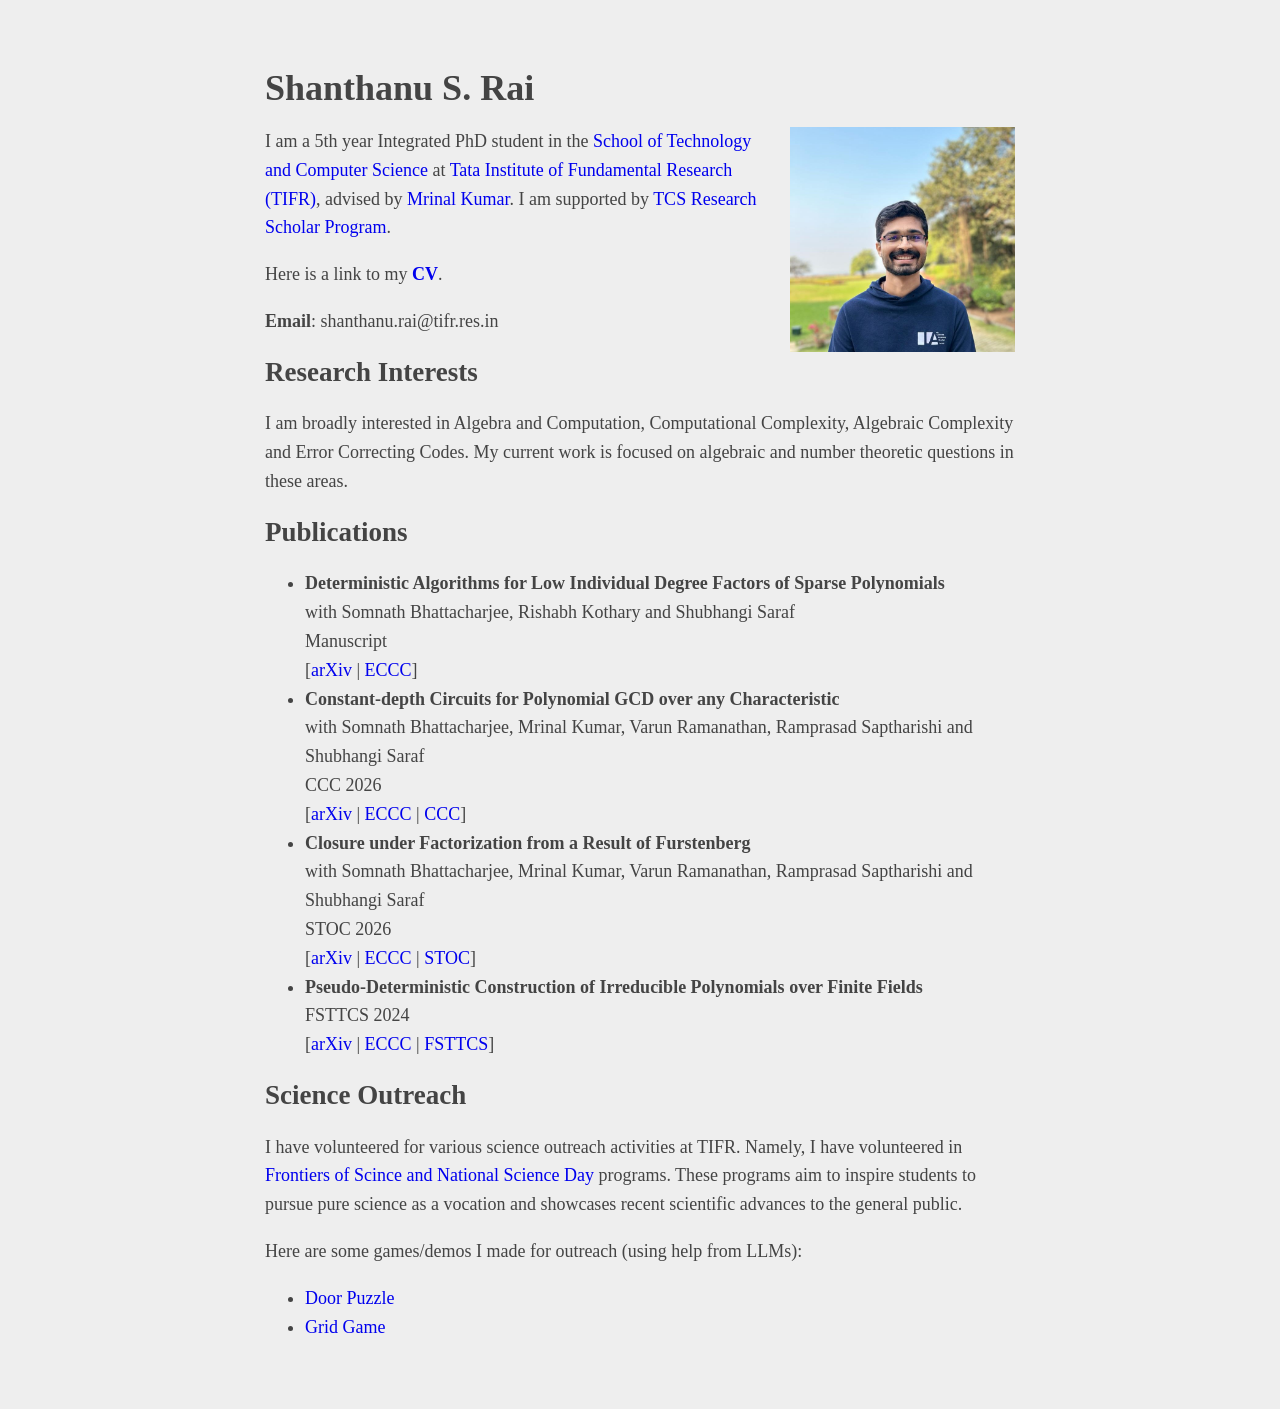
<file: index.html>
<!DOCTYPE html>
<html>

<head>
    <meta charset="UTF-8" />
    <link rel="stylesheet" href="style.css">
    <title>Shanthanu S. Rai</title>
</head>
<link rel="icon" type="image/x-icon" href="/assets/profile.jpg">
<meta content="width=device-width, initial-scale=1" name="viewport" />

<body>
    <h1>Shanthanu S. Rai</h1>

    <div id="profile">
        <img src="assets/profile.jpg" alt="Photograph of Shanthanu S. Rai" id="profile_pic">
    </div>

    <p id="profile_details">
        I am a 5th year Integrated PhD student in the
        <a href="https://www.tcs.tifr.res.in/">School of Technology and Computer Science</a> at
        <a href="https://www.tifr.res.in/">Tata Institute of Fundamental Research (TIFR)</a>,
        advised by <a href="https://mrinalkr.bitbucket.io/">Mrinal Kumar</a>. I am supported by
        <a
            href="https://www.tcs.com/who-we-are/newsroom/press-release/research-scholarship-program-computer-science-phds-india">TCS
            Research Scholar Program</a>.
    </p>

    <p>Here is a link to my <a
            href="https://www.dropbox.com/scl/fi/rez007w6w2u0k69me1kbg/Shanthanu_Resume_Website.pdf?rlkey=3hzy880mjb14xca1onqrrk6tl&st=jqql46x1&dl=0"
            target="_blank"><b>CV</b></a>.</p>

    <p><b>Email</b>: shanthanu.rai@tifr.res.in</p>

    <h2>Research Interests</h2>
    <p>
        I am broadly interested in Algebra and Computation, Computational Complexity, Algebraic Complexity and
        Error Correcting Codes. My current work is focused on algebraic and number theoretic questions in these
        areas.
    </p>




    <h2>Publications</h2>

    <ul>
        <li>
            <b>Deterministic Algorithms for Low Individual Degree Factors of Sparse Polynomials</b>
            <br>
            with Somnath Bhattacharjee, Rishabh Kothary and Shubhangi Saraf
            <br>
            Manuscript
            <br>
            [<a href="https://arxiv.org/abs/2606.27293">arXiv</a> | <a
                href="https://eccc.weizmann.ac.il/report/2026/105/">ECCC</a>]
        </li>
        <li>
            <b>Constant-depth Circuits for Polynomial GCD over any Characteristic</b>
            <br>
            with Somnath Bhattacharjee, Mrinal Kumar, Varun Ramanathan, Ramprasad Saptharishi and Shubhangi Saraf
            <br>
            CCC 2026
            <br>
            [<a href="https://arxiv.org/abs/2506.23220">arXiv</a> | <a
                href="https://eccc.weizmann.ac.il/report/2025/085/">ECCC</a> | <a href="https://drops.dagstuhl.de/entities/document/10.4230/LIPIcs.CCC.2026.16">CCC</a>]
        </li>
        <li>
            <b>Closure under Factorization from a Result of Furstenberg</b>
            <br>
            with Somnath Bhattacharjee, Mrinal Kumar, Varun Ramanathan, Ramprasad Saptharishi and Shubhangi Saraf
            <br>
            STOC 2026
            <br>
            [<a href="https://arxiv.org/abs/2506.23214">arXiv</a> | <a
                href="https://eccc.weizmann.ac.il/report/2025/084/">ECCC</a> | <a href="https://dl.acm.org/doi/10.1145/3798129.3800738">STOC</a>]
        </li>

        <li>
            <b>Pseudo-Deterministic Construction of Irreducible Polynomials over Finite Fields</b>
            <br>
            FSTTCS 2024
            <br>
            [<a href="https://arxiv.org/abs/2410.04071">arXiv</a> | <a
                href="https://eccc.weizmann.ac.il/report/2024/147/">ECCC</a> | <a
                href="https://drops.dagstuhl.de/entities/document/10.4230/LIPIcs.FSTTCS.2024.33">FSTTCS</a>]
            <!-- <a href="https://www.fsttcs.org.in/2024/">FSTTCS 2024</a>. -->
        </li>
    </ul>

    <h2>Science Outreach</h2>
    <p>I have volunteered for various science outreach activities at TIFR. Namely, I have volunteered in
        <a href="https://www.tifr.res.in/~outreach/activities.html">Frontiers of Scince and National Science Day</a>
        programs. These programs aim to inspire students to pursue pure science as a
        vocation and showcases recent scientific advances to the general public.
    </p>

    <p>Here are some games/demos I made for outreach (using help from LLMs):</p>
    <ul>
        <li><a href="/outreach/door-puzzle/index.html">Door Puzzle</a></li>
        <li><a href="/outreach/grid-game/index.html">Grid Game</a></li>
    </ul>




</body>

</html>
</file>
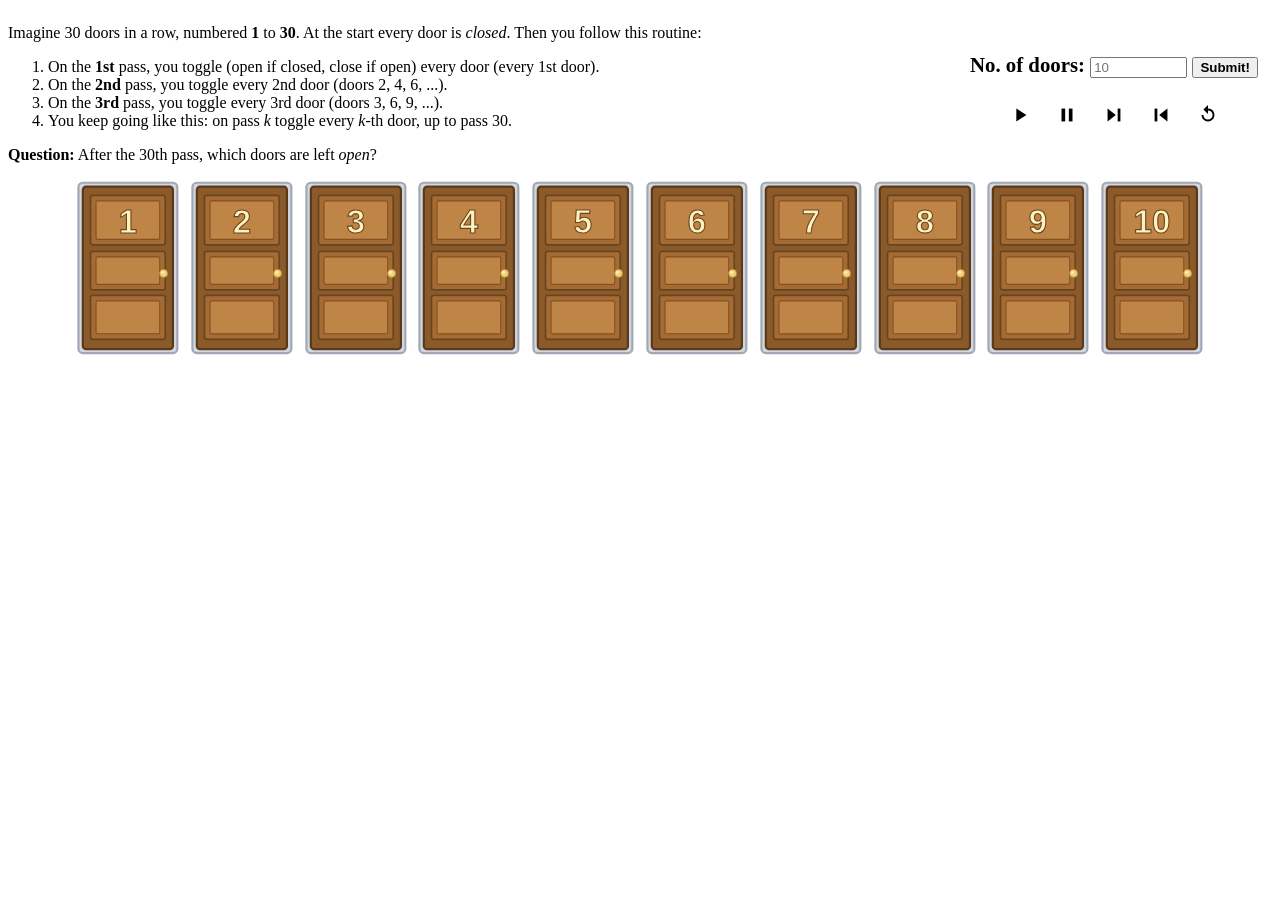
<file: outreach/index.html>
<!DOCTYPE html>
<html lang="en">

<head>
    <meta charset="UTF-8" />
    <meta name="viewport" content="width=device-width, initial-scale=1.0" />
    <title>Doors puzzle</title>


    <!-- External CSS -->
    <link rel="stylesheet" href="style.css" />
    
</head>
<!-- favicon -->
<link rel="icon" type="image/x-icon" href="../assets/profile.jpg">
<body>
    <div id="puzzleDescription">
        <div id="puzzleIntructions">
            <p>
                Imagine 30 doors in a row, numbered <strong>1</strong> to <strong>30</strong>. At the start every door
                is
                <em>closed</em>.
                Then you follow this routine:
            </p>

            <ol>
                <li>On the <strong>1st</strong> pass, you toggle (open if closed, close if open) every door (every 1st
                    door).
                </li>
                <li>On the <strong>2nd</strong> pass, you toggle every 2nd door (doors 2, 4, 6, ...).</li>
                <li>On the <strong>3rd</strong> pass, you toggle every 3rd door (doors 3, 6, 9, ...).</li>
                <li>You keep going like this: on pass <em>k</em> toggle every <em>k</em>-th door, up to pass 30.</li>
            </ol>

            <p><strong>Question:</strong> After the 30th pass, which doors are left <em>open</em>?</p>
        </div>
        <div id="puzzleController">
            <!-- <button id="flipDoorsBtn" class="door-btn">Flip doors!</button> -->
            <div id="inputFieldContainer">
                <label for="no-of-doos"><strong>No. of doors:</strong> </label>
                <input type="text" id="noOfDoors" size="10" placeholder="10">
                <button id="submitButton" onclick="handleSubmit()"><strong>Submit!</strong></button>
            </div>
            <div id="mediaController">
                <button onclick="handlePlay()" class="icon-btn">
                    <img src="assets/play.svg" alt="Play" width="24" height="24">
                </button>

                <button onclick="handlePause()" class="icon-btn">
                    <img src="assets/pause.svg" alt="Pause" width="24" height="24">
                </button>

                <button onclick="handleStepForward()" class="icon-btn">
                    <img src="assets/step_forward.svg" alt="Step Forward" width="24" height="24">
                </button>

                <button onclick="handleStepBack()" class="icon-btn">
                    <img src="assets/step_back.svg" alt="Step Back" width="24" height="24">
                </button>

                <button onclick="handleResetAll()" class="icon-btn">
                    <img src="assets/reset.svg" alt="Reset" width="24" height="24">
                </button>
            </div>
        </div>
    </div>

    <!--
        ============================================================
        DOOR INTERACTIVE AREA
        ------------------------------------------------------------
        - These area contains all the doors
        - The doors will be added in script.js
        ============================================================
    -->
    <div class="door-container" id="doorContainer"></div>

    <!-- 
        The door artwork is inside a template tag. This will not be
        rendered by default by html. This door artwork inside the
        template tag will be used by script.js to create multiple
        doors. These doors will be added in "doorContainer" div tag
        above.
    -->
    <template id="door-template">
        <!--
            ============================================================
            SVG DOOR ARTWORK
            ------------------------------------------------------------
            - The SVG is scalable and keeps its proportions via viewBox.
            - All door visuals (leaf, frame, panels, knob) are vector shapes.
            - The <g id="doorLeaf"> group represents the moving door.
            - CSS rotates this group around the left edge (hinge side).
            ============================================================
        -->
        <svg viewBox="0 0 200 320" width="110" height="170" id="door" class="door" xmlns="http://www.w3.org/2000/svg">

            <!--
            Wall background (just for aesthetics so the door doesn't float)
            -->
            <!-- <rect x="-20" y="-20" width="240" height="360" fill="#f4f5fb" /> -->

            <!-- Floor shadow under the door -->
            <!-- <ellipse cx="100" cy="315" rx="80" ry="12" fill="rgba(0,0,0,0.15)" /> -->

            <!--
                DOOR FRAME
                ----------------------------------------------------------
                Static frame surrounding the door.
                Does NOT rotate — only the door leaf rotates.
            -->
            <rect x="10" y="5" width="180" height="310" rx="8" ry="8" fill="#d3d7e0" stroke="#a2a8b3"
                stroke-width="4" />

            <!--
                ============================================================
                DOOR LEAF (ROTATING GROUP)
                ------------------------------------------------------------
                - Everything inside this <g> is the actual door.
                - This group rotates on click (handled via CSS + JS).
                - transform-origin is set to "left center" in style.css
                so the rotation simulates a real door hinge.
                ============================================================
            -->
            <g id="doorLeaf" class="door-leaf">

                <!-- Main solid rectangle of the door -->
                <rect x="18" y="12" width="164" height="296" rx="6" ry="6" fill="#8b5a2b" stroke="#5a3a18"
                    stroke-width="4" />

                <!--
                    TOP PANEL
                    --------------------------------------------------------
                    1 outer rectangle (frame)
                    1 inner rectangle (inset panel)
                -->
                <rect x="32" y="28" width="136" height="90" rx="4" ry="4" fill="#a56b34" stroke="#6a441c"
                    stroke-width="3" />
                <rect x="42" y="38" width="116" height="70" rx="3" ry="3" fill="#bf8547" stroke="#845120"
                    stroke-width="2" />

                <!--
                    MIDDLE PANEL
                -->
                <rect x="32" y="130" width="136" height="70" rx="4" ry="4" fill="#a56b34" stroke="#6a441c"
                    stroke-width="3" />
                <rect x="42" y="140" width="116" height="50" rx="3" ry="3" fill="#bf8547" stroke="#845120"
                    stroke-width="2" />

                <!--
                    BOTTOM PANEL
                -->
                <rect x="32" y="210" width="136" height="80" rx="4" ry="4" fill="#a56b34" stroke="#6a441c"
                    stroke-width="3" />
                <rect x="42" y="220" width="116" height="60" rx="3" ry="3" fill="#bf8547" stroke="#845120"
                    stroke-width="2" />

                <!--
                    DOOR KNOB
                    --------------------------------------------------------
                    - Simple circle for the knob.
                    - Smaller highlight circle makes it look shiny/metallic.
                -->
                <circle cx="165" cy="170" r="7" fill="#f4d27a" stroke="#b9973f" stroke-width="2" />

                <!-- Knob highlight -->
                <circle cx="163" cy="168" r="3" fill="#fff4c4" opacity="0.8" />

            </g>
            <!-- END OF DOOR LEAF -->

            <!--
                DOOR NUMBER
                --------------------------------------------------------
                - Uses <text> (standard method)
                - Easy to replace: change textContent
                - Centered on door: (x=100, y=160)
            -->
            <text id="doorText" class="door-text" x="100" y="80"></text>
        </svg>

    </template>

    <!-- External JavaScript -->
    <script src="script.js"></script>

</body>

</html>
</file>
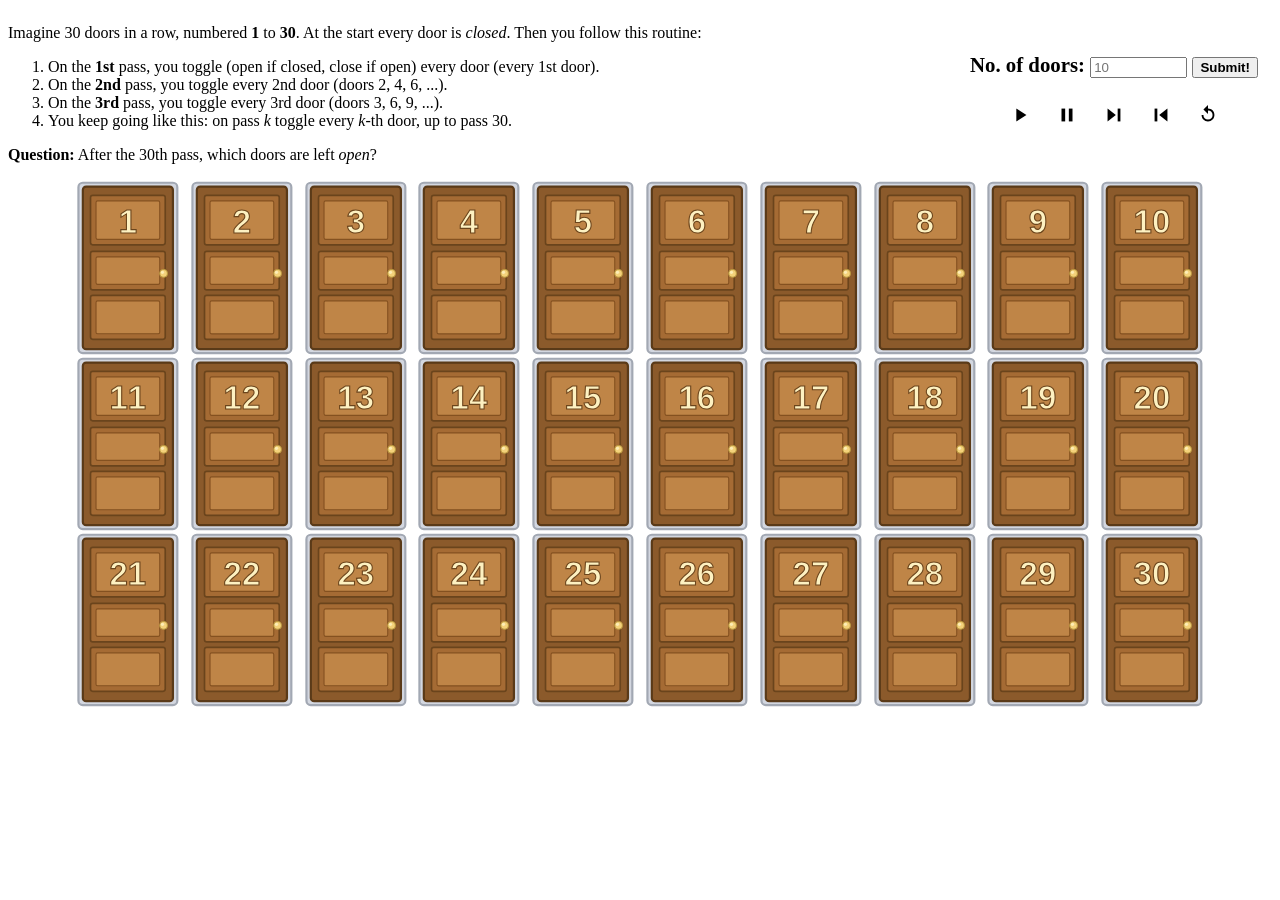
<file: outreach/door-puzzle/index.html>
<!DOCTYPE html>
<html lang="en">

<head>
    <meta charset="UTF-8" />
    <meta name="viewport" content="width=device-width, initial-scale=1.0" />
    <title>Doors puzzle</title>


    <!-- External CSS -->
    <link rel="stylesheet" href="style.css" />
    
</head>
<!-- favicon -->
<link rel="icon" type="image/x-icon" href="../../assets/profile.jpg">
<body>
    <div id="puzzleDescription">
        <div id="puzzleIntructions">
            <p>
                Imagine 30 doors in a row, numbered <strong>1</strong> to <strong>30</strong>. At the start every door
                is
                <em>closed</em>.
                Then you follow this routine:
            </p>

            <ol>
                <li>On the <strong>1st</strong> pass, you toggle (open if closed, close if open) every door (every 1st
                    door).
                </li>
                <li>On the <strong>2nd</strong> pass, you toggle every 2nd door (doors 2, 4, 6, ...).</li>
                <li>On the <strong>3rd</strong> pass, you toggle every 3rd door (doors 3, 6, 9, ...).</li>
                <li>You keep going like this: on pass <em>k</em> toggle every <em>k</em>-th door, up to pass 30.</li>
            </ol>

            <p><strong>Question:</strong> After the 30th pass, which doors are left <em>open</em>?</p>
        </div>
        <div id="puzzleController">
            <!-- <button id="flipDoorsBtn" class="door-btn">Flip doors!</button> -->
            <div id="inputFieldContainer">
                <label for="no-of-doos"><strong>No. of doors:</strong> </label>
                <input type="text" id="noOfDoors" size="10" placeholder="10">
                <button id="submitButton" onclick="handleSubmit()"><strong>Submit!</strong></button>
            </div>
            <div id="mediaController">
                <button onclick="handlePlay()" class="icon-btn">
                    <img src="assets/play.svg" alt="Play" width="24" height="24">
                </button>

                <button onclick="handlePause()" class="icon-btn">
                    <img src="assets/pause.svg" alt="Pause" width="24" height="24">
                </button>

                <button onclick="handleStepForward()" class="icon-btn">
                    <img src="assets/step_forward.svg" alt="Step Forward" width="24" height="24">
                </button>

                <button onclick="handleStepBack()" class="icon-btn">
                    <img src="assets/step_back.svg" alt="Step Back" width="24" height="24">
                </button>

                <button onclick="handleResetAll()" class="icon-btn">
                    <img src="assets/reset.svg" alt="Reset" width="24" height="24">
                </button>
            </div>
        </div>
    </div>

    <!--
        ============================================================
        DOOR INTERACTIVE AREA
        ------------------------------------------------------------
        - These area contains all the doors
        - The doors will be added in script.js
        ============================================================
    -->
    <div class="door-container" id="doorContainer"></div>

    <!-- 
        The door artwork is inside a template tag. This will not be
        rendered by default by html. This door artwork inside the
        template tag will be used by script.js to create multiple
        doors. These doors will be added in "doorContainer" div tag
        above.
    -->
    <template id="door-template">
        <!--
            ============================================================
            SVG DOOR ARTWORK
            ------------------------------------------------------------
            - The SVG is scalable and keeps its proportions via viewBox.
            - All door visuals (leaf, frame, panels, knob) are vector shapes.
            - The <g id="doorLeaf"> group represents the moving door.
            - CSS rotates this group around the left edge (hinge side).
            ============================================================
        -->
        <svg viewBox="0 0 200 320" width="1100" height="1700" id="door" class="door" xmlns="http://www.w3.org/2000/svg">

            <!--
            Wall background (just for aesthetics so the door doesn't float)
            -->
            <!-- <rect x="-20" y="-20" width="240" height="360" fill="#f4f5fb" /> -->

            <!-- Floor shadow under the door -->
            <!-- <ellipse cx="100" cy="315" rx="80" ry="12" fill="rgba(0,0,0,0.15)" /> -->

            <!--
                DOOR FRAME
                ----------------------------------------------------------
                Static frame surrounding the door.
                Does NOT rotate — only the door leaf rotates.
            -->
            <rect x="10" y="5" width="180" height="310" rx="8" ry="8" fill="#d3d7e0" stroke="#a2a8b3"
                stroke-width="4" />

            <!--
                ============================================================
                DOOR LEAF (ROTATING GROUP)
                ------------------------------------------------------------
                - Everything inside this <g> is the actual door.
                - This group rotates on click (handled via CSS + JS).
                - transform-origin is set to "left center" in style.css
                so the rotation simulates a real door hinge.
                ============================================================
            -->
            <g id="doorLeaf" class="door-leaf">

                <!-- Main solid rectangle of the door -->
                <rect x="18" y="12" width="164" height="296" rx="6" ry="6" fill="#8b5a2b" stroke="#5a3a18"
                    stroke-width="4" />

                <!--
                    TOP PANEL
                    --------------------------------------------------------
                    1 outer rectangle (frame)
                    1 inner rectangle (inset panel)
                -->
                <rect x="32" y="28" width="136" height="90" rx="4" ry="4" fill="#a56b34" stroke="#6a441c"
                    stroke-width="3" />
                <rect x="42" y="38" width="116" height="70" rx="3" ry="3" fill="#bf8547" stroke="#845120"
                    stroke-width="2" />

                <!--
                    MIDDLE PANEL
                -->
                <rect x="32" y="130" width="136" height="70" rx="4" ry="4" fill="#a56b34" stroke="#6a441c"
                    stroke-width="3" />
                <rect x="42" y="140" width="116" height="50" rx="3" ry="3" fill="#bf8547" stroke="#845120"
                    stroke-width="2" />

                <!--
                    BOTTOM PANEL
                -->
                <rect x="32" y="210" width="136" height="80" rx="4" ry="4" fill="#a56b34" stroke="#6a441c"
                    stroke-width="3" />
                <rect x="42" y="220" width="116" height="60" rx="3" ry="3" fill="#bf8547" stroke="#845120"
                    stroke-width="2" />

                <!--
                    DOOR KNOB
                    --------------------------------------------------------
                    - Simple circle for the knob.
                    - Smaller highlight circle makes it look shiny/metallic.
                -->
                <circle cx="165" cy="170" r="7" fill="#f4d27a" stroke="#b9973f" stroke-width="2" />

                <!-- Knob highlight -->
                <circle cx="163" cy="168" r="3" fill="#fff4c4" opacity="0.8" />

            </g>
            <!-- END OF DOOR LEAF -->

            <!--
                DOOR NUMBER
                --------------------------------------------------------
                - Uses <text> (standard method)
                - Easy to replace: change textContent
                - Centered on door: (x=100, y=160)
            -->
            <text id="doorText" class="door-text" x="100" y="80"></text>
        </svg>

    </template>

    <!-- External JavaScript -->
    <script src="script.js"></script>

</body>

</html>
</file>
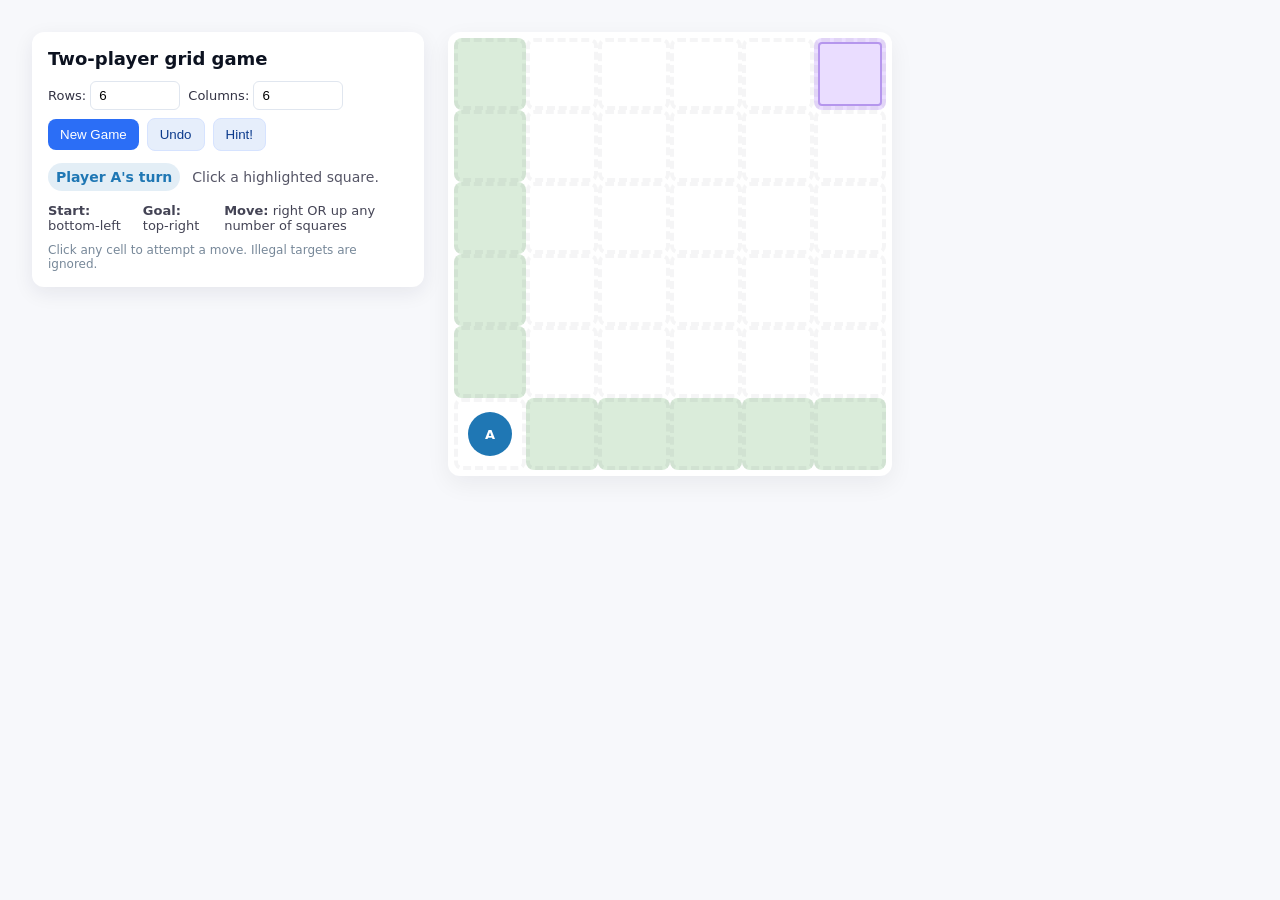
<file: outreach/grid-game/index.html>
<!doctype html>
<html lang="en">

<head>
    <meta charset="utf-8" />
    <meta name="viewport" content="width=device-width,initial-scale=1" />
    <title>Two-player Grid Game</title>

    <!-- Link CSS -->
    <link rel="stylesheet" href="style.css" />
</head>
<!-- favicon -->
<link rel="icon" type="image/x-icon" href="../../assets/profile.jpg">

<body>

    <div class="panel">
        <h1>Two-player grid game</h1>
        <div class="controls">
            <label>
                Rows:
                <input id="rowsInput" type="number" min="2" max="12" value="6" />
            </label>
            <label>
                Columns:
                <input id="colsInput" type="number" min="2" max="12" value="6" />
            </label>
            <button id="newBtn">New Game</button>
            <button id="undoBtn" class="secondary" title="Undo last move">Undo</button>
            <button id="hintBtn" class="secondary" title="Highlight diagonal squares">Hint!</button>
        </div>

        <div class="status">
            <div id="currentPlayer" class="player-pill pill-a">Player A's turn</div>
            <div id="message">Click a highlighted square.</div>
        </div>

        <div class="legend">
            <ul style="display: flex; gap: 1rem; list-style: none; padding: 0; margin: 0;">
                <li><strong>Start:</strong> bottom-left</li>
                <li><strong>Goal:</strong> top-right</li>
                <li><strong>Move:</strong> right OR up any number of squares</li>
            </ul>
        </div>

        <div class="footer-note">Click any cell to attempt a move. Illegal targets are ignored.</div>
    </div>

    <div class="board-wrap" id="boardPanel">
        <div id="grid" class="grid"></div>
    </div>

    <!-- Load JS -->
    <script src="game.js"></script>
</body>

</html>
</file>
<file: style.css>
body {
    color: #444;
    background-color: #EEE;
    margin: 40px auto;
    max-width: 750px;
    line-height: 1.6em;
    font-size: 18px;
    padding: 10px;
}

div {
    display: block;
}

a {
    text-decoration-line: none;
}

#profile {
    float: right;
}

#profile_pic {
    margin-left: 10px;
    width: 225px;
    height: 225px;
}

@media only screen and (max-width: 480px) {
    /* ensure image comes on top */
    #profile {
        float: none;
    }

    /* center the image */
    #profile_pic {
        margin-left: auto;
        margin-right: auto;
        display: block;
    }

    h1 {
        text-align: center;
    }
}
</file>
<file: outreach/style.css>
/* body {
    display: flex;
    justify-content: center;
    align-items: center;
    height: 100vh;
    margin: 0;
    background: linear-gradient(#e9eef5, #c9d2e0);
    font-family: system-ui, -apple-system, BlinkMacSystemFont, "Segoe UI", sans-serif;
} */

#puzzleDescription {
    display: grid;
    grid-template-columns: 3fr 1fr;
    align-items: center;
}

#puzzleController {
    display: grid;
    gap: 16px;
    justify-items: center;
    font-size: 1.3rem;
}

.door-container {
    width: fit-content;
    margin: 0 auto;
    /* border: 2px solid black; */
    width: 90%;
    height: auto;
    cursor: pointer;
    display: grid;
    grid-template-columns: repeat(10, 1fr);
    perspective: 1000px;
    justify-content: center;
    align-items: center;
}

svg {
    overflow: visible;
}

.door {
    width: 100%;
    height: auto;
}

/* Door leaf that rotates */
.door-leaf {
    transform-box: fill-box;
    transform-origin: left center;
    transition: transform 0.3s ease;
}

.door-leaf.open {
    transform: rotateY(-75deg);
}

.door-text {
    text-anchor: middle;
    dominant-baseline: middle;
    font-family: Arial, Helvetica, sans-serif;
    font-size: 60px;
    font-weight: 700;
    fill: #fff4c4;
    stroke: #6a441c;
    stroke-width: 2;
    opacity: 0.98;
    pointer-events: none;
}

/* Nice hover */
/* .door-container:hover {
    filter: drop-shadow(0 8px 12px rgba(0, 0, 0, 0.25));
} */

.door-btn {
    display: block;
    padding: 10px 22px;
    font-size: 16px;
    font-weight: 600;
    background: #8b5a2b;
    /* main door color */
    color: #fff4c4;
    /* same light tone as door knob highlight */
    border: 2px solid #5a3a18;
    /* same dark stroke as door panels */
    border-radius: 6px;
    cursor: pointer;
    transition: 0.2s;
    box-shadow: 0 3px 6px rgba(0, 0, 0, 0.25);
    /* subtle depth */
}

.door-btn:hover {
    background: #a56b34;
    /* lighter door panel color */
    border-color: #6a441c;
    /* lighter frame shade */
}

.door-btn:active {
    background: #6a441c;
    /* darker pressed color */
    box-shadow: 0 1px 3px rgba(0, 0, 0, 0.25);
    transform: translateY(1px);
}

button.icon-btn {
  background: none;
  border: none;
  padding: 6px;
  margin: 4px;
  cursor: pointer;
  border-radius: 6px;

  display: inline-flex;
  align-items: center;
  justify-content: center;

  transition: background-color 0.15s ease;
}

button.icon-btn img {
  width: 22px;
  height: 22px;
  display: block;
}

/* Hover effect */
button.icon-btn:hover {
  background-color: rgba(0, 0, 0, 0.08);
}

/* Pressed effect */
button.icon-btn:active {
  background-color: rgba(0, 0, 0, 0.15);
}

/* Keyboard focus ring */
button.icon-btn:focus-visible {
  outline: 2px solid #4a90e2;
  outline-offset: 2px;
}
</file>
<file: outreach/door-puzzle/style.css>
/* body {
    display: flex;
    justify-content: center;
    align-items: center;
    height: 100vh;
    margin: 0;
    background: linear-gradient(#e9eef5, #c9d2e0);
    font-family: system-ui, -apple-system, BlinkMacSystemFont, "Segoe UI", sans-serif;
} */

#puzzleDescription {
    display: grid;
    grid-template-columns: 3fr 1fr;
    align-items: center;
}

#puzzleController {
    display: grid;
    gap: 16px;
    justify-items: center;
    font-size: 1.3rem;
}

.door-container {
    width: fit-content;
    margin: 0 auto;
    /* border: 2px solid black; */
    width: 90%;
    height: auto;
    cursor: pointer;
    display: grid;
    grid-template-columns: repeat(10, 1fr);
    perspective: 1000px;
    justify-content: center;
    align-items: center;
}

svg {
    overflow: visible;
}

.door {
    width: 100%;
    height: auto;
}

/* Door leaf that rotates */
.door-leaf {
    transform-box: fill-box;
    transform-origin: left center;
    transition: transform 0.3s ease;
}

.door-leaf.open {
    transform: rotateY(-75deg);
}

.door-text {
    text-anchor: middle;
    dominant-baseline: middle;
    font-family: Arial, Helvetica, sans-serif;
    font-size: 60px;
    font-weight: 700;
    fill: #fff4c4;
    stroke: #6a441c;
    stroke-width: 2;
    opacity: 0.98;
    pointer-events: none;
}

/* Nice hover */
/* .door-container:hover {
    filter: drop-shadow(0 8px 12px rgba(0, 0, 0, 0.25));
} */

.door-btn {
    display: block;
    padding: 10px 22px;
    font-size: 16px;
    font-weight: 600;
    background: #8b5a2b;
    /* main door color */
    color: #fff4c4;
    /* same light tone as door knob highlight */
    border: 2px solid #5a3a18;
    /* same dark stroke as door panels */
    border-radius: 6px;
    cursor: pointer;
    transition: 0.2s;
    box-shadow: 0 3px 6px rgba(0, 0, 0, 0.25);
    /* subtle depth */
}

.door-btn:hover {
    background: #a56b34;
    /* lighter door panel color */
    border-color: #6a441c;
    /* lighter frame shade */
}

.door-btn:active {
    background: #6a441c;
    /* darker pressed color */
    box-shadow: 0 1px 3px rgba(0, 0, 0, 0.25);
    transform: translateY(1px);
}

button.icon-btn {
  background: none;
  border: none;
  padding: 6px;
  margin: 4px;
  cursor: pointer;
  border-radius: 6px;

  display: inline-flex;
  align-items: center;
  justify-content: center;

  transition: background-color 0.15s ease;
}

button.icon-btn img {
  width: 22px;
  height: 22px;
  display: block;
}

/* Hover effect */
button.icon-btn:hover {
  background-color: rgba(0, 0, 0, 0.08);
}

/* Pressed effect */
button.icon-btn:active {
  background-color: rgba(0, 0, 0, 0.15);
}

/* Keyboard focus ring */
button.icon-btn:focus-visible {
  outline: 2px solid #4a90e2;
  outline-offset: 2px;
}
</file>
<file: outreach/grid-game/style.css>
:root{
  --cell-size: 64px;
  --gap: 6px;
  --player-a: #1f77b4;
  --player-b: #ff7f0e;
  --highlight: rgba(50,150,50,0.18);
  --invalid: rgba(200,50,50,0.12);
}

body{
  font-family: system-ui, sans-serif;
  display:flex;
  gap: 24px;
  padding: 24px;
  align-items:flex-start;
  background: #f7f8fb;
  color: #0c1220;
}

.panel {
  width: 360px;
  background: white;
  border-radius: 12px;
  padding: 16px;
  box-shadow: 0 6px 20px rgba(20,30,70,0.08);
}

h1 { margin: 0 0 12px; font-size: 18px; }

.controls {
  display:flex;
  gap:8px;
  align-items:center;
  margin-bottom:12px;
  flex-wrap:wrap;
}

label { font-size: 13px; color:#334; }

input[type="number"]{
  width:72px;
  padding:6px 8px;
  border-radius:6px;
  border:1px solid #e0e6ef;
}

button {
  padding:8px 12px;
  border-radius:8px;
  border:none;
  background:#2b6ef6;
  color:white;
  cursor:pointer;
}

button.secondary {
  background:#e6eefb;
  color:#0b3a8c;
  border:1px solid #d6e3ff;
}

.status {
  margin-top: 8px;
  font-size:14px;
  display:flex;
  gap:12px;
  align-items:center;
}

.player-pill {
  display:inline-flex;
  gap:8px;
  align-items:center;
  padding:6px 8px;
  border-radius:999px;
  font-weight:600;
}

.pill-a { background: rgba(31,119,180,0.12); color:var(--player-a); }
.pill-b { background: rgba(255,127,14,0.12); color:var(--player-b); }

.bold { font-weight: bold; }

.legend { margin-top:12px; font-size:13px; color:#445; }
.footer-note { margin-top:10px; font-size:12px; color:#789; }

/* Grid */
.board-wrap { display:flex; flex-direction:column; align-items:center; }
.grid {
  display: grid;
  padding:var(--gap);
  background: white;
  border-radius:12px;
  box-shadow: 0 8px 24px rgba(12,18,32,0.06);
}

.cell {
  width: var(--cell-size);
  height: var(--cell-size);
  display:flex;
  align-items:center;
  justify-content:center;
  border-radius:8px;
  cursor:pointer;
  position:relative;
  user-select:none;
  border:4px dashed rgba(12,18,32,0.04);
  transition: background .12s, transform .08s;
}

.cell.highlight {
  background: rgba(120,160,255,0.25);           /* soft blue tint */
  box-shadow: inset 0 0 0 2px rgba(120,160,255,0.35); /* subtle inner border */
  transition: background 0.15s ease, box-shadow 0.15s ease;
}

.cell.end {
  background: rgba(170,120,255,0.25);
  box-shadow: inset 0 0 0 2px rgba(130,80,220,0.50);
}

.cell:hover { transform: translateY(-3px); }

.coord {
  font-size:11px;
  color:#9aa3b2;
  position:absolute;
  left:6px;
  top:6px;
}

.cell.legal {
  background: var(--highlight);
}

.cell.invalid {
  background: var(--invalid);
  cursor:not-allowed;
}

.token {
  width: 44px;
  height: 44px;
  border-radius: 50%;
  display:flex;
  align-items:center;
  justify-content:center;
  color:white;
  font-weight:700;
  font-size:13px;
  transition: transform .18s;
}

.token.player-a { background: var(--player-a); }
.token.player-b { background: var(--player-b); }
</file>
